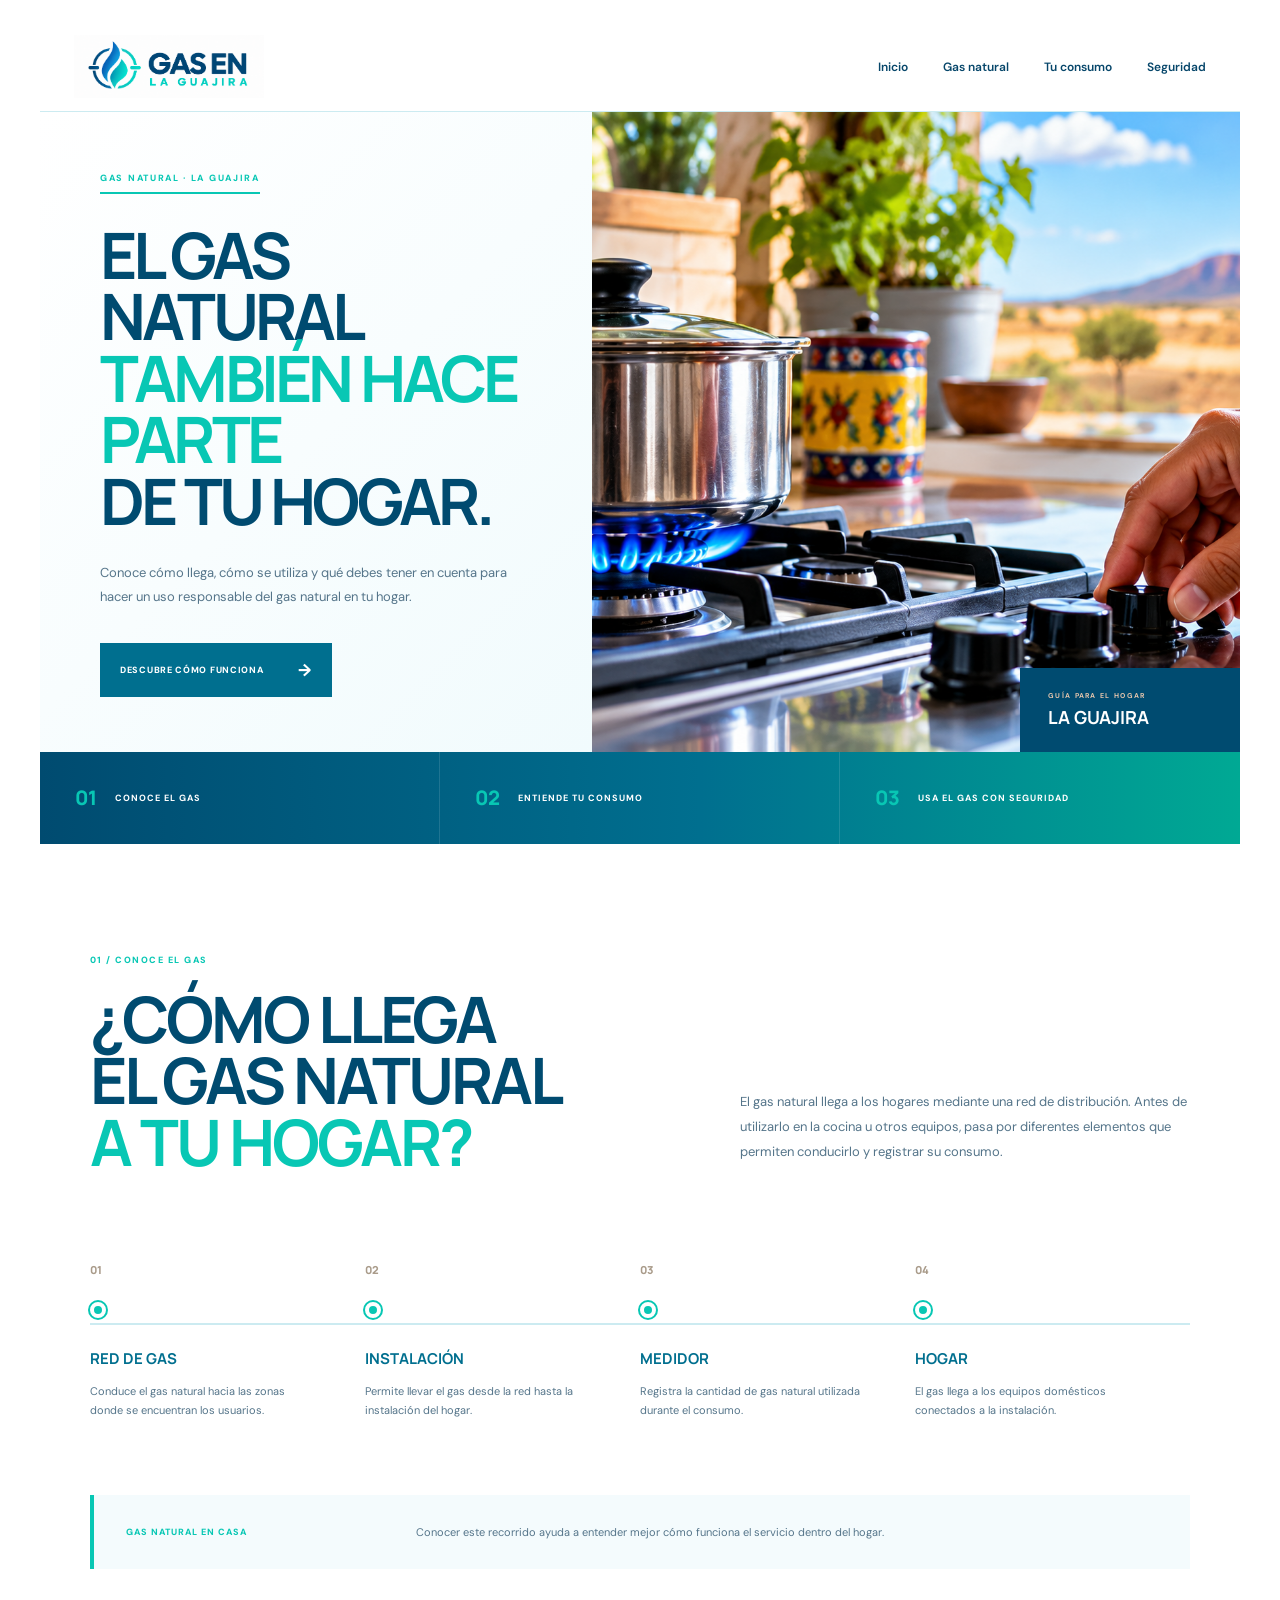
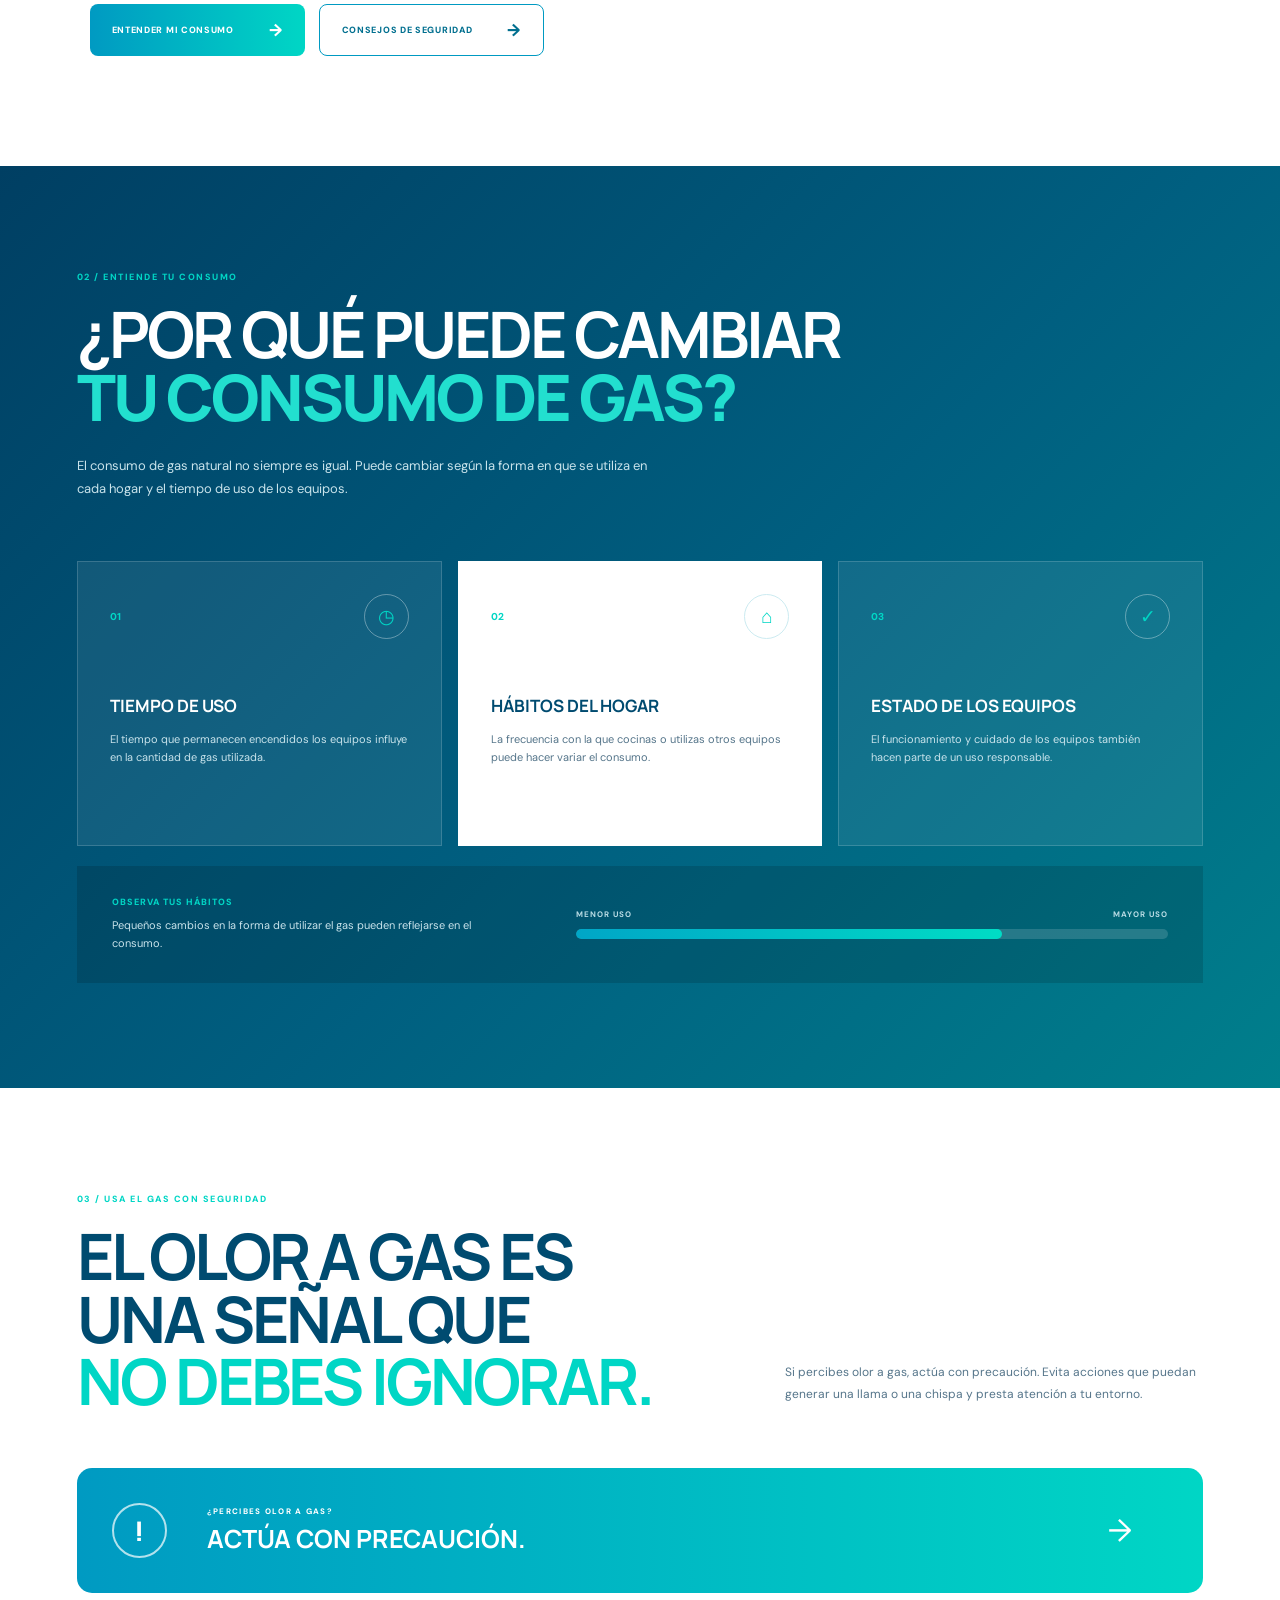
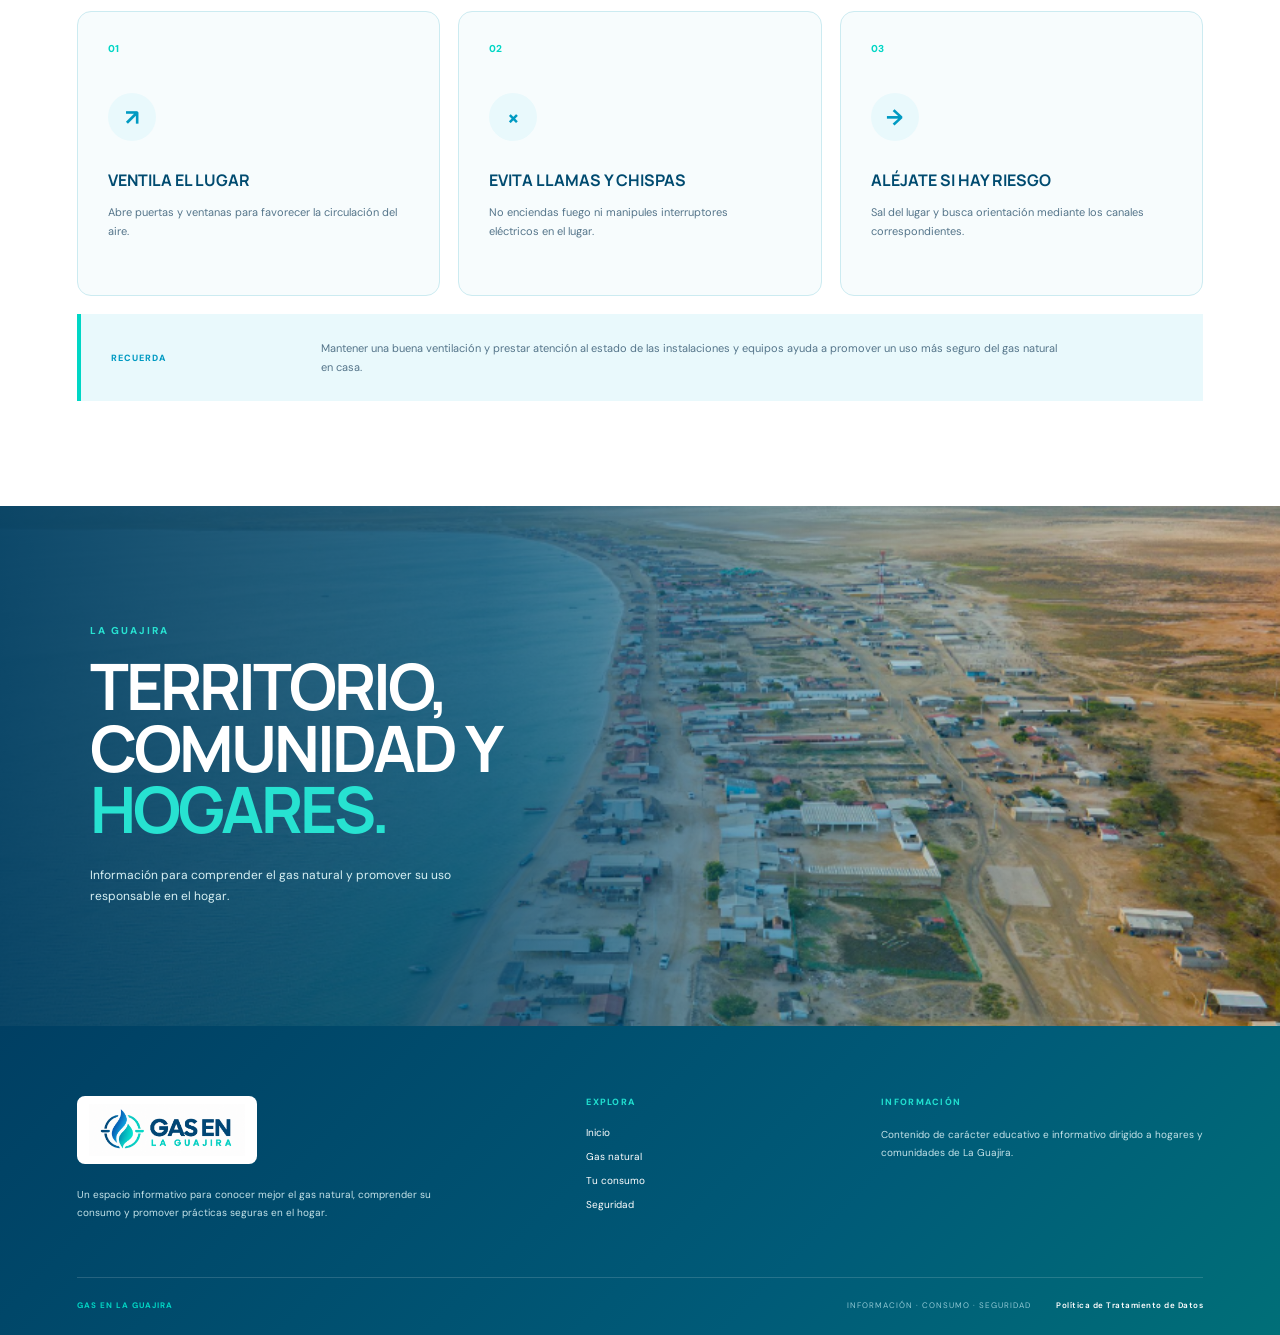
<file: index.html>
<!DOCTYPE html>
<html lang="es">
<head>
    <meta charset="UTF-8">
    <meta name="viewport" content="width=device-width, initial-scale=1.0">

    <title>Gas en La Guajira | Información sobre gas natural</title>

    <link rel="preconnect" href="https://fonts.googleapis.com">
    <link rel="preconnect" href="https://fonts.gstatic.com" crossorigin>
    <link href="https://fonts.googleapis.com/css2?family=DM+Sans:wght@400;500;600;700&family=Manrope:wght@600;700;800&display=swap" rel="stylesheet">

    <link rel="stylesheet" href="estilos.css">
</head>

<body>

    <!-- =========================
         HEADER
    ========================== -->
    <header class="header">

        <a href="#inicio" class="brand">
    <img src="imagenes/logo.png" alt="Gas en La Guajira" class="brand-logo">
       </a>

        <nav class="nav" id="nav">
            <a href="#inicio">Inicio</a>
            <a href="#gas">Gas natural</a>
            <a href="#consumo">Tu consumo</a>
            <a href="#seguridad">Seguridad</a>
        </nav>

        <button class="menu-btn" id="menuBtn"
                aria-label="Abrir menú"
                aria-expanded="false">
            ☰
        </button>

    </header>


    <!-- =========================
         PORTADA
    ========================== -->
    <main>

        <section class="hero" id="inicio">

            <div class="hero-copy">

                <span class="hero-label">
                    GAS NATURAL · LA GUAJIRA
                </span>

                <h1>
                    EL GAS NATURAL
                    <span>TAMBIÉN HACE PARTE</span>
                    DE TU HOGAR.
                </h1>

                <p>
                    Conoce cómo llega, cómo se utiliza y qué debes
                    tener en cuenta para hacer un uso responsable
                    del gas natural en tu hogar.
                </p>

                <a href="#gas" class="hero-button">
                    DESCUBRE CÓMO FUNCIONA
                    <span>→</span>
                </a>

            </div>


            <div class="hero-visual">

                <img
                    src="imagenes/portada-gas.png"
                    alt="Uso del gas natural en el hogar"
                >

                <div class="photo-tag">
                    <small>GUÍA PARA EL HOGAR</small>
                    <strong>LA GUAJIRA</strong>
                </div>

            </div>

        </section>


        <!-- FRANJA INFERIOR -->

        <section class="intro-strip">

            <div>
                <span>01</span>
                <p>CONOCE EL GAS</p>
            </div>

            <div>
                <span>02</span>
                <p>ENTIENDE TU CONSUMO</p>
            </div>

            <div>
                <span>03</span>
                <p>USA EL GAS CON SEGURIDAD</p>
            </div>

        </section>
          <!-- =========================
     CÓMO LLEGA EL GAS
========================== -->

<section class="gas-route" id="gas">

    <div class="route-heading">

        <div>
            <span class="route-number">01 / CONOCE EL GAS</span>

            <h2>
                ¿CÓMO LLEGA<br>
                EL GAS NATURAL<br>
                <span>A TU HOGAR?</span>
            </h2>
        </div>

        <p>
            El gas natural llega a los hogares mediante una red
            de distribución. Antes de utilizarlo en la cocina u
            otros equipos, pasa por diferentes elementos que
            permiten conducirlo y registrar su consumo.
        </p>

    </div>


    <div class="route-line">

        <article class="route-step">
            <span class="step-number">01</span>
            <div class="step-dot"></div>
            <strong>RED DE GAS</strong>
            <p>
                Conduce el gas natural hacia las zonas
                donde se encuentran los usuarios.
            </p>
        </article>

        <article class="route-step">
            <span class="step-number">02</span>
            <div class="step-dot"></div>
            <strong>INSTALACIÓN</strong>
            <p>
                Permite llevar el gas desde la red
                hasta la instalación del hogar.
            </p>
        </article>

        <article class="route-step">
            <span class="step-number">03</span>
            <div class="step-dot"></div>
            <strong>MEDIDOR</strong>
            <p>
                Registra la cantidad de gas natural
                utilizada durante el consumo.
            </p>
        </article>

        <article class="route-step">
            <span class="step-number">04</span>
            <div class="step-dot"></div>
            <strong>HOGAR</strong>
            <p>
                El gas llega a los equipos domésticos
                conectados a la instalación.
            </p>
        </article>

    </div>

    <div class="route-note">
        <span>GAS NATURAL EN CASA</span>

        <p>
            Conocer este recorrido ayuda a entender mejor
            cómo funciona el servicio dentro del hogar.
        </p>
    </div>
       <div class="route-buttons">

    <a href="#consumo" class="route-btn route-btn-primary">
        ENTENDER MI CONSUMO
        <span>→</span>
    </a>

    <a href="#seguridad" class="route-btn route-btn-outline">
        CONSEJOS DE SEGURIDAD
        <span>→</span>
    </a>

</div>
</section>
<!-- =========================
     TU CONSUMO
========================== -->

<section class="consumo" id="consumo">

    <div class="consumo-inner">

        <div class="consumo-header">
            <span>02 / ENTIENDE TU CONSUMO</span>

            <h2>
                ¿POR QUÉ PUEDE CAMBIAR<br>
                <strong>TU CONSUMO DE GAS?</strong>
            </h2>

            <p>
                El consumo de gas natural no siempre es igual.
                Puede cambiar según la forma en que se utiliza
                en cada hogar y el tiempo de uso de los equipos.
            </p>
        </div>


        <div class="consumo-cards">

            <article class="consumo-card">
                <div class="card-top">
                    <span>01</span>
                    <div class="card-icon">◷</div>
                </div>

                <h3>TIEMPO DE USO</h3>

                <p>
                    El tiempo que permanecen encendidos los
                    equipos influye en la cantidad de gas utilizada.
                </p>
            </article>


            <article class="consumo-card featured">
                <div class="card-top">
                    <span>02</span>
                    <div class="card-icon">⌂</div>
                </div>

                <h3>HÁBITOS DEL HOGAR</h3>

                <p>
                    La frecuencia con la que cocinas o utilizas
                    otros equipos puede hacer variar el consumo.
                </p>
            </article>


            <article class="consumo-card">
                <div class="card-top">
                    <span>03</span>
                    <div class="card-icon">✓</div>
                </div>

                <h3>ESTADO DE LOS EQUIPOS</h3>

                <p>
                    El funcionamiento y cuidado de los equipos
                    también hacen parte de un uso responsable.
                </p>
            </article>

        </div>


        <div class="consumo-scale">

            <div class="scale-text">
                <span>OBSERVA TUS HÁBITOS</span>

                <p>
                    Pequeños cambios en la forma de utilizar
                    el gas pueden reflejarse en el consumo.
                </p>
            </div>

            <div class="scale-visual">

                <div class="scale-labels">
                    <span>MENOR USO</span>
                    <span>MAYOR USO</span>
                </div>

                <div class="scale-bar">
                    <span></span>
                </div>

            </div>

        </div>

    </div>

</section>
<!-- =========================
     SEGURIDAD
========================== -->

<section class="seguridad" id="seguridad">

    <div class="seguridad-inner">

        <div class="seguridad-header">

            <span>03 / USA EL GAS CON SEGURIDAD</span>

            <h2>
                EL OLOR A GAS ES<br>
                UNA SEÑAL QUE<br>
                <strong>NO DEBES IGNORAR.</strong>
            </h2>

            <p>
                Si percibes olor a gas, actúa con precaución.
                Evita acciones que puedan generar una llama
                o una chispa y presta atención a tu entorno.
            </p>

        </div>


        <div class="seguridad-alerta">

            <div class="alerta-icon">!</div>

            <div>
                <span>¿PERCIBES OLOR A GAS?</span>
                <strong>ACTÚA CON PRECAUCIÓN.</strong>
            </div>

            <div class="alerta-arrow">→</div>

        </div>


        <div class="seguridad-pasos">

            <article class="seguridad-paso">
                <div class="seguridad-numero">01</div>

                <div class="seguridad-icono">↗</div>

                <h3>VENTILA EL LUGAR</h3>

                <p>
                    Abre puertas y ventanas para favorecer
                    la circulación del aire.
                </p>
            </article>


            <article class="seguridad-paso">
                <div class="seguridad-numero">02</div>

                <div class="seguridad-icono">×</div>

                <h3>EVITA LLAMAS Y CHISPAS</h3>

                <p>
                    No enciendas fuego ni manipules
                    interruptores eléctricos en el lugar.
                </p>
            </article>


            <article class="seguridad-paso">
                <div class="seguridad-numero">03</div>

                <div class="seguridad-icono">→</div>

                <h3>ALÉJATE SI HAY RIESGO</h3>

                <p>
                    Sal del lugar y busca orientación mediante
                    los canales correspondientes.
                </p>
            </article>

        </div>


        <div class="seguridad-final">

            <span>RECUERDA</span>

            <p>
                Mantener una buena ventilación y prestar atención
                al estado de las instalaciones y equipos ayuda a
                promover un uso más seguro del gas natural en casa.
            </p>

        </div>

    </div>

</section>
<!-- =========================
     LA GUAJIRA
========================== -->

<section class="guajira-final">

    <img src="imagenes/guajira-final.png"
         alt="Paisaje y comunidad de La Guajira">

    <div class="guajira-overlay"></div>

    <div class="guajira-content">
        <span>LA GUAJIRA</span>

        <h2>
            TERRITORIO,<br>
            COMUNIDAD Y <strong>HOGARES.</strong>
        </h2>

        <p>
            Información para comprender el gas natural
            y promover su uso responsable en el hogar.
        </p>
    </div>

</section>
 <!-- =========================
     FOOTER
========================== -->

<footer class="footer">

    <div class="footer-inner">

        <div class="footer-brand">
            <img src="imagenes/logo.png" alt="Gas en La Guajira">

            <p>
                Un espacio informativo para conocer mejor el gas natural,
                comprender su consumo y promover prácticas seguras en el hogar.
            </p>
        </div>

        <div class="footer-nav">
            <span>EXPLORA</span>

            <a href="#inicio">Inicio</a>
            <a href="#gas">Gas natural</a>
            <a href="#consumo">Tu consumo</a>
            <a href="#seguridad">Seguridad</a>
        </div>

        <div class="footer-info">
            <span>INFORMACIÓN</span>

            <p>
                Contenido de carácter educativo e informativo
                dirigido a hogares y comunidades de La Guajira.
            </p>
        </div>

    </div>

    <div class="footer-line"></div>

     <div class="footer-bottom">
    <strong>GAS EN LA GUAJIRA</strong>

    <div class="footer-legal">
        <span>INFORMACIÓN · CONSUMO · SEGURIDAD</span>
        <a href="politica-datos.html">Política de Tratamiento de Datos</a>
    </div>
</div>

</footer>
    </main> 
    <script src="script.js"></script>

</body>
</html>
</file>
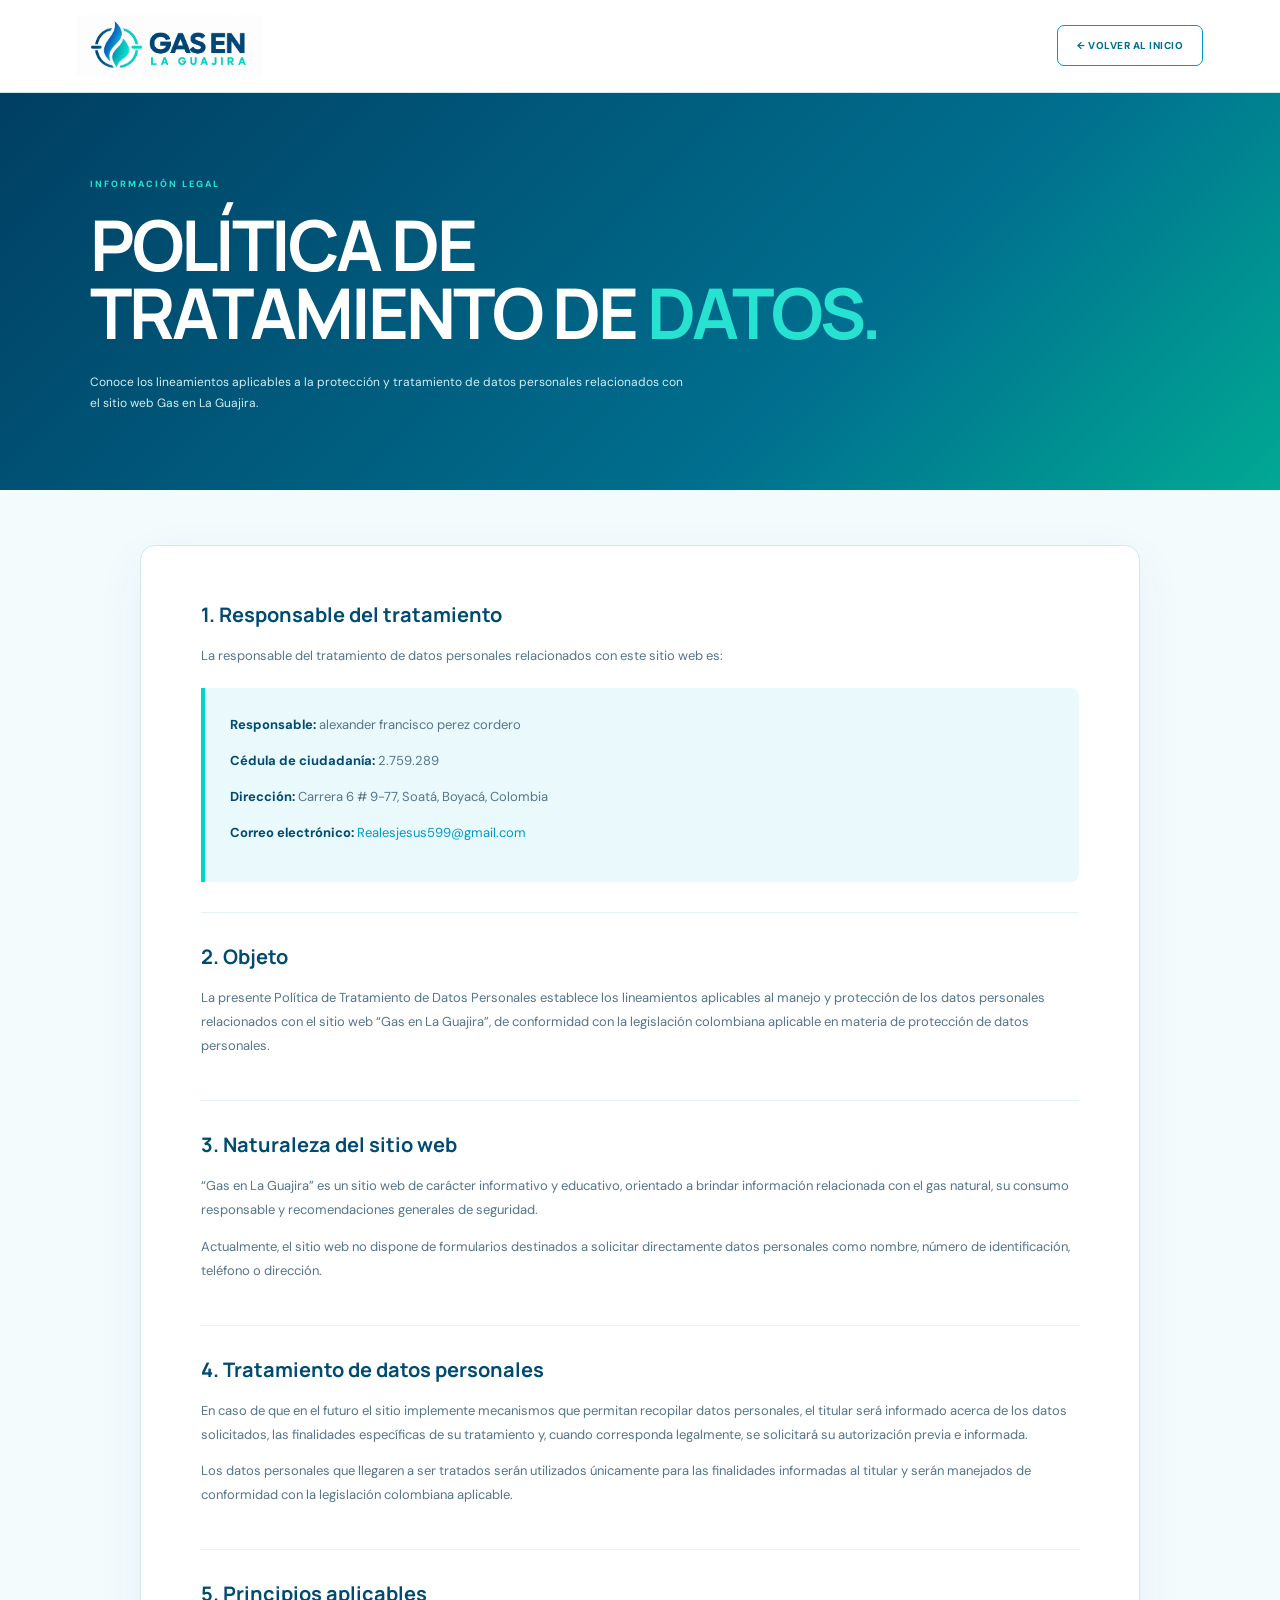
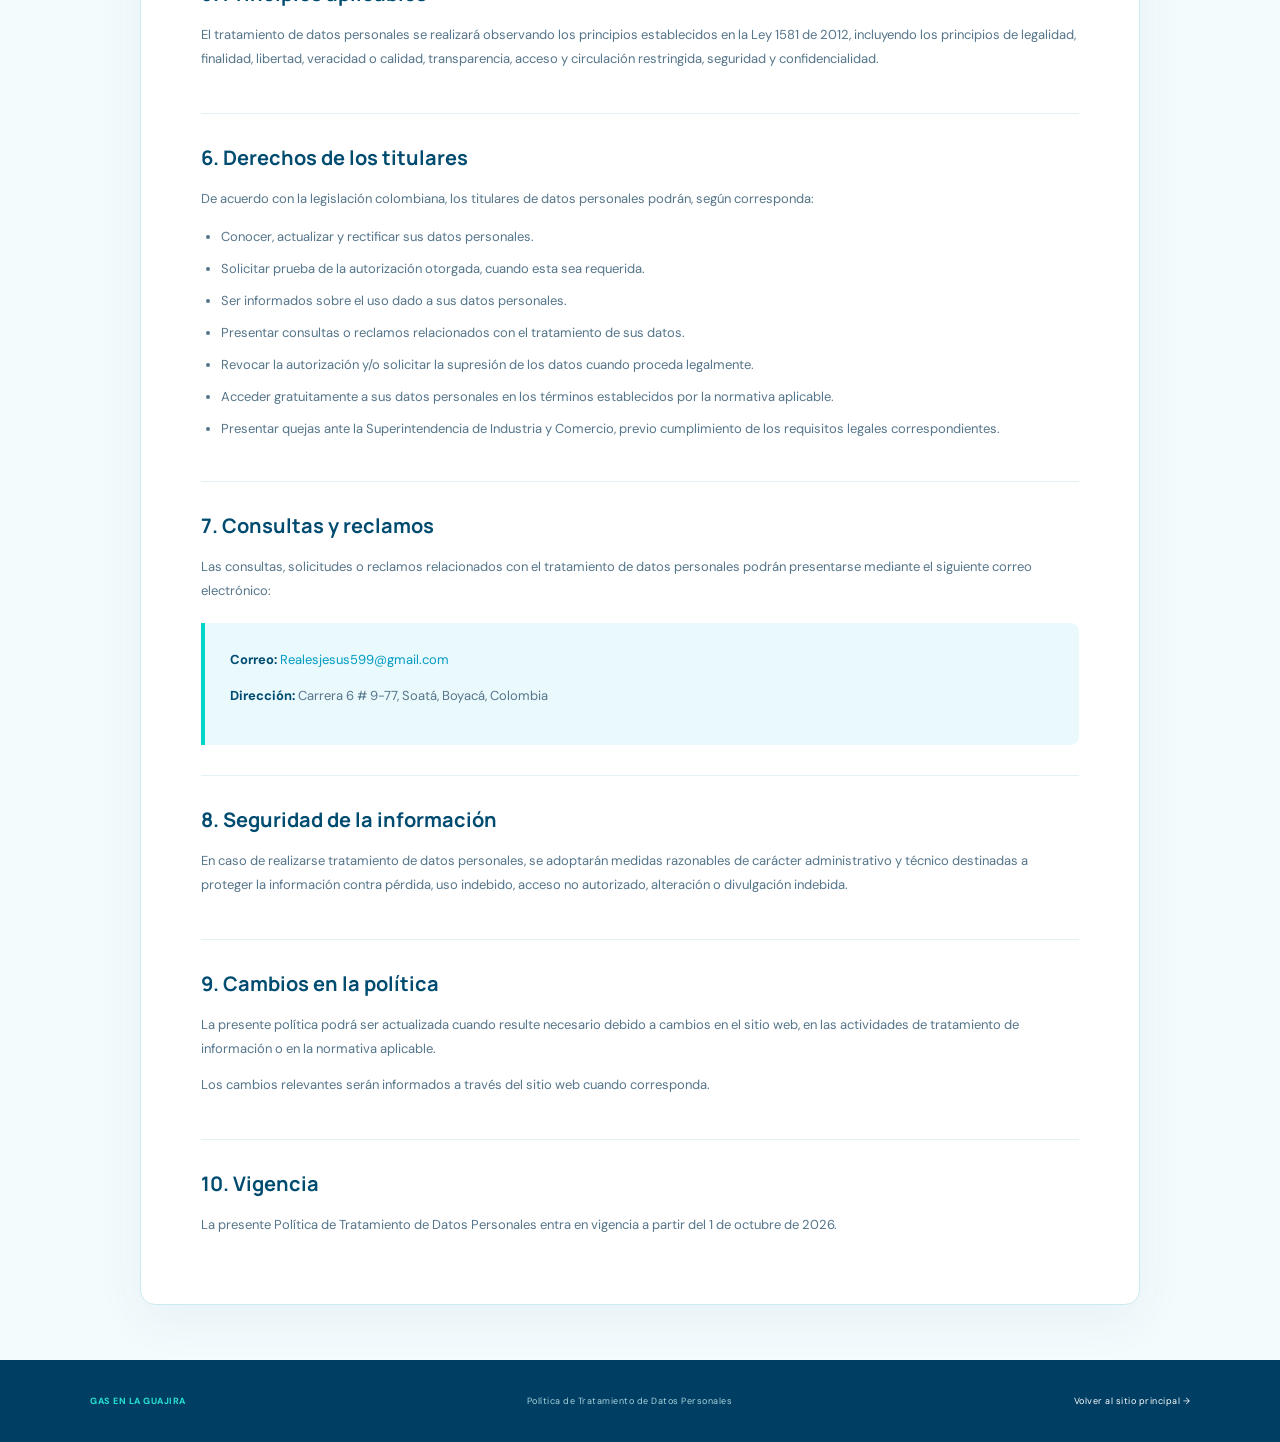
<file: politica-datos.html>
<!DOCTYPE html>
<html lang="es">

<head>
    <meta charset="UTF-8">
    <meta name="viewport" content="width=device-width, initial-scale=1.0">

    <title>Política de Tratamiento de Datos | Gas en La Guajira</title>

    <link rel="preconnect" href="https://fonts.googleapis.com">
    <link rel="preconnect" href="https://fonts.gstatic.com" crossorigin>

    <link href="https://fonts.googleapis.com/css2?family=DM+Sans:wght@400;500;600;700&family=Manrope:wght@600;700;800&display=swap"
          rel="stylesheet">

    <style>

        * {
            margin: 0;
            padding: 0;
            box-sizing: border-box;
        }

        html {
            scroll-behavior: smooth;
        }

        body {
            font-family: "DM Sans", sans-serif;
            background: #f4fbfd;
            color: #55758a;
        }

        /* HEADER */

        .header {
            min-height: 90px;
            padding: 15px 6%;

            display: flex;
            align-items: center;
            justify-content: space-between;

            background: #ffffff;
            border-bottom: 1px solid #ccebf1;
        }

        .logo img {
            width: 185px;
            height: auto;
            display: block;
        }

        .volver {
            padding: 13px 19px;

            border: 1px solid #009ac2;
            border-radius: 7px;

            color: #006f8f;
            text-decoration: none;

            font-size: 10px;
            font-weight: 800;
            letter-spacing: .5px;

            transition: .25s ease;
        }

        .volver:hover {
            background: #009ac2;
            color: white;
        }

        /* PORTADA */

        .legal-hero {
            padding: 85px 6% 75px;

            background:
                linear-gradient(
                    135deg,
                    #003f63 0%,
                    #006f8f 65%,
                    #00a994 100%
                );

            color: white;
        }

        .legal-hero-inner {
            width: 100%;
            max-width: 1100px;
            margin: 0 auto;
        }

        .legal-label {
            display: block;
            margin-bottom: 20px;

            color: #27e2d1;

            font-size: 9px;
            font-weight: 800;
            letter-spacing: 2px;
        }

        .legal-hero h1 {
            max-width: 800px;

            font-family: "Manrope", sans-serif;
            font-size: clamp(42px, 6vw, 70px);
            line-height: .98;
            letter-spacing: -3px;
        }

        .legal-hero h1 strong {
            color: #27e2d1;
        }

        .legal-hero p {
            max-width: 600px;

            margin-top: 25px;

            color: #d2edf1;

            font-size: 12px;
            line-height: 1.8;
        }

        /* CONTENIDO */

        .legal-content {
            width: calc(100% - 50px);
            max-width: 1000px;

            margin: 55px auto;
            padding: 55px 60px;

            background: white;

            border: 1px solid #ccebf1;
            border-radius: 15px;

            box-shadow: 0 15px 50px rgba(0, 75, 112, .06);
        }

        .legal-section {
            padding: 30px 0;
            border-bottom: 1px solid #e2f2f5;
        }

        .legal-section:first-child {
            padding-top: 0;
        }

        .legal-section:last-child {
            border-bottom: 0;
            padding-bottom: 0;
        }

        .legal-section h2 {
            margin-bottom: 16px;

            color: #004b70;

            font-family: "Manrope", sans-serif;
            font-size: 20px;
        }

        .legal-section p {
            margin-bottom: 12px;

            font-size: 13px;
            line-height: 1.85;
        }

        .legal-section ul {
            padding-left: 20px;
            margin-top: 15px;
        }

        .legal-section li {
            margin-bottom: 10px;

            font-size: 13px;
            line-height: 1.7;
        }

        .responsable {
            margin-top: 20px;
            padding: 25px;

            background: #e9f9fc;
            border-left: 4px solid #00d6c5;

            border-radius: 0 8px 8px 0;
        }

        .responsable strong {
            color: #004b70;
        }

        .responsable a {
            color: #009ac2;
            text-decoration: none;
            word-break: break-word;
        }

        /* FOOTER */

        .footer {
            padding: 35px 6%;

            background: #003f63;
            color: #a9d3dc;
        }

        .footer-inner {
            width: 100%;
            max-width: 1100px;
            margin: 0 auto;

            display: flex;
            align-items: center;
            justify-content: space-between;
            gap: 30px;

            font-size: 9px;
            letter-spacing: .5px;
        }

        .footer strong {
            color: #27e2d1;
        }

        .footer a {
            color: white;
            text-decoration: none;
        }

        .footer a:hover {
            color: #27e2d1;
        }

        /* CELULAR */

        @media screen and (max-width: 720px) {

            .header {
                min-height: 75px;
                padding: 12px 25px;
            }

            .logo img {
                width: 145px;
            }

            .volver {
                padding: 10px 12px;
                font-size: 8px;
            }

            .legal-hero {
                padding: 65px 28px;
            }

            .legal-hero h1 {
                font-size: 40px;
                line-height: 1;
                letter-spacing: -2px;
            }

            .legal-content {
                width: calc(100% - 40px);

                margin: 30px auto;
                padding: 35px 25px;

                border-radius: 12px;
            }

            .legal-section {
                padding: 25px 0;
            }

            .legal-section h2 {
                font-size: 18px;
            }

            .legal-section p,
            .legal-section li {
                font-size: 12px;
            }

            .responsable {
                padding: 20px;
            }

            .footer-inner {
                display: block;
                line-height: 1.8;
            }

            .footer-inner a {
                display: block;
                margin-top: 8px;
            }
        }

    </style>
</head>


<body>

    <!-- HEADER -->

    <header class="header">

        <a href="index.html" class="logo">
            <img src="imagenes/logo.png" alt="Gas en La Guajira">
        </a>

        <a href="index.html" class="volver">
            ← VOLVER AL INICIO
        </a>

    </header>


    <!-- PORTADA -->

    <section class="legal-hero">

        <div class="legal-hero-inner">

            <span class="legal-label">
                INFORMACIÓN LEGAL
            </span>

            <h1>
                POLÍTICA DE<br>
                TRATAMIENTO DE <strong>DATOS.</strong>
            </h1>

            <p>
                Conoce los lineamientos aplicables a la protección
                y tratamiento de datos personales relacionados con
                el sitio web Gas en La Guajira.
            </p>

        </div>

    </section>


    <!-- CONTENIDO -->

    <main class="legal-content">

        <section class="legal-section">

            <h2>1. Responsable del tratamiento</h2>

            <p>
                La responsable del tratamiento de datos personales
                relacionados con este sitio web es:
            </p>

            <div class="responsable">

                <p>
                    <strong>Responsable:</strong>
                    alexander francisco perez cordero
                </p>
                <p>
                    <strong>Cédula de ciudadanía:</strong>
                     2.759.289
                </p>
                <p>
                    <strong>Dirección:</strong>
                    Carrera 6 # 9-77, Soatá, Boyacá, Colombia
                </p>

                <p>
                    <strong>Correo electrónico:</strong>
                    <a href="mailto:Realesjesus599@gmail.com">
                        Realesjesus599@gmail.com
                    </a>
                </p>

            </div>

        </section>


        <section class="legal-section">

            <h2>2. Objeto</h2>

            <p>
                La presente Política de Tratamiento de Datos Personales
                establece los lineamientos aplicables al manejo y
                protección de los datos personales relacionados con
                el sitio web “Gas en La Guajira”, de conformidad con
                la legislación colombiana aplicable en materia de
                protección de datos personales.
            </p>

        </section>


        <section class="legal-section">

            <h2>3. Naturaleza del sitio web</h2>

            <p>
                “Gas en La Guajira” es un sitio web de carácter
                informativo y educativo, orientado a brindar información
                relacionada con el gas natural, su consumo responsable
                y recomendaciones generales de seguridad.
            </p>

            <p>
                Actualmente, el sitio web no dispone de formularios
                destinados a solicitar directamente datos personales
                como nombre, número de identificación, teléfono o
                dirección.
            </p>

        </section>


        <section class="legal-section">

            <h2>4. Tratamiento de datos personales</h2>

            <p>
                En caso de que en el futuro el sitio implemente mecanismos
                que permitan recopilar datos personales, el titular será
                informado acerca de los datos solicitados, las finalidades
                específicas de su tratamiento y, cuando corresponda
                legalmente, se solicitará su autorización previa e informada.
            </p>

            <p>
                Los datos personales que llegaren a ser tratados serán
                utilizados únicamente para las finalidades informadas al
                titular y serán manejados de conformidad con la legislación
                colombiana aplicable.
            </p>

        </section>


        <section class="legal-section">

            <h2>5. Principios aplicables</h2>

            <p>
                El tratamiento de datos personales se realizará observando
                los principios establecidos en la Ley 1581 de 2012,
                incluyendo los principios de legalidad, finalidad, libertad,
                veracidad o calidad, transparencia, acceso y circulación
                restringida, seguridad y confidencialidad.
            </p>

        </section>


        <section class="legal-section">

            <h2>6. Derechos de los titulares</h2>

            <p>
                De acuerdo con la legislación colombiana, los titulares
                de datos personales podrán, según corresponda:
            </p>

            <ul>
                <li>Conocer, actualizar y rectificar sus datos personales.</li>

                <li>
                    Solicitar prueba de la autorización otorgada,
                    cuando esta sea requerida.
                </li>

                <li>
                    Ser informados sobre el uso dado a sus datos personales.
                </li>

                <li>
                    Presentar consultas o reclamos relacionados con
                    el tratamiento de sus datos.
                </li>

                <li>
                    Revocar la autorización y/o solicitar la supresión
                    de los datos cuando proceda legalmente.
                </li>

                <li>
                    Acceder gratuitamente a sus datos personales en
                    los términos establecidos por la normativa aplicable.
                </li>

                <li>
                    Presentar quejas ante la Superintendencia de Industria
                    y Comercio, previo cumplimiento de los requisitos
                    legales correspondientes.
                </li>
            </ul>

        </section>


        <section class="legal-section">

            <h2>7. Consultas y reclamos</h2>

            <p>
                Las consultas, solicitudes o reclamos relacionados con
                el tratamiento de datos personales podrán presentarse
                mediante el siguiente correo electrónico:
            </p>

            <div class="responsable">

                <p>
                    <strong>Correo:</strong>
                    <a href="mailto:Realesjesus599@gmail.com">
                        Realesjesus599@gmail.com
                    </a>
                </p>

                <p>
                    <strong>Dirección:</strong>
                    Carrera 6 # 9-77, Soatá, Boyacá, Colombia
                </p>

            </div>

        </section>


        <section class="legal-section">

            <h2>8. Seguridad de la información</h2>

            <p>
                En caso de realizarse tratamiento de datos personales,
                se adoptarán medidas razonables de carácter administrativo
                y técnico destinadas a proteger la información contra
                pérdida, uso indebido, acceso no autorizado, alteración
                o divulgación indebida.
            </p>

        </section>


        <section class="legal-section">

            <h2>9. Cambios en la política</h2>

            <p>
                La presente política podrá ser actualizada cuando resulte
                necesario debido a cambios en el sitio web, en las
                actividades de tratamiento de información o en la
                normativa aplicable.
            </p>

            <p>
                Los cambios relevantes serán informados a través del
                sitio web cuando corresponda.
            </p>

        </section>


        <section class="legal-section">

            <h2>10. Vigencia</h2>

            <p>
                La presente Política de Tratamiento de Datos Personales
                entra en vigencia a partir del 1 de octubre de 2026.
            </p>

        </section>

    </main>


    <!-- FOOTER -->

    <footer class="footer">

        <div class="footer-inner">

            <strong>GAS EN LA GUAJIRA</strong>

            <span>
                Política de Tratamiento de Datos Personales
            </span>

            <a href="index.html">
                Volver al sitio principal →
            </a>

        </div>

    </footer>

</body>
</html>
</file>
<file: estilos.css>
/* =========================================================
   GAS EN LA GUAJIRA
   PORTADA
========================================================= */

:root {
     --petroleo: #006f8f;
    --petroleo-oscuro: #004b70;

    --arena: #f4fbfd;
    --arena-claro: #ffffff;

    --terracota: #08c7b4;

    --texto: #06466a;
    --texto-suave: #55758a;

    --blanco: #ffffff;
    --linea: #ccebf1;

    --aguamarina: #00d6c5;
    --azul-vivo: #009ac2;
    --azul-claro: #e9f9fc;
}

* {
    margin: 0;
    padding: 0;
    box-sizing: border-box;
}

html {
    scroll-behavior: smooth;
}

body {
    font-family: "DM Sans", sans-serif;
    background: var(--arena-claro);
    color: var(--texto);
}


/* =========================================================
   HEADER
========================================================= */

.header {
    width: calc(100% - 80px);
    max-width: 1400px;
    height: 90px;
    margin: 22px auto 0;
    padding: 0 34px;

    display: flex;
    align-items: center;

    position: relative;
    z-index: 20;

    background: var(--blanco);
    border-bottom: 1px solid var(--linea);
}

.brand {
    display: flex;
    align-items: center;
    gap: 13px;
    margin-right: auto;

    color: var(--petroleo-oscuro);
    text-decoration: none;
}

.brand-icon {
    width: 43px;
    height: 43px;

    display: grid;
    place-items: center;

    border: 2px solid var(--terracota);
    border-radius: 50%;

    color: var(--terracota);
    font-size: 18px;
}

.brand div {
    display: flex;
    flex-direction: column;
    line-height: 1;
}

.brand strong {
    font-family: "Manrope", sans-serif;
    font-size: 15px;
    font-weight: 800;
    letter-spacing: .5px;
}

.brand div span {
    margin-top: 4px;
    color: var(--terracota);
    font-size: 10px;
    font-weight: 700;
    letter-spacing: 2px;
}

.nav {
    display: flex;
    align-items: center;
    gap: 35px;
}

.nav a {
    color: var(--texto);
    text-decoration: none;
    font-size: 12px;
    font-weight: 600;
}

.nav a:hover {
    color: var(--terracota);
}

.menu-btn {
    display: none;
    border: 0;
    background: transparent;
    color: var(--petroleo);
    font-size: 27px;
    cursor: pointer;
}


/* =========================================================
   HERO
========================================================= */

.hero {
    width: calc(100% - 80px);
    max-width: 1400px;
    min-height: 560px;
    margin: 0 auto;

    display: grid;
    grid-template-columns: .92fr 1.08fr;

    background:
    linear-gradient(135deg, #ffffff 0%, #f1fbfd 65%, #e2f7fa 100%);
}


/* TEXTO */

.hero-copy {
    padding: 60px 60px 55px;
    display: flex;
    flex-direction: column;
    justify-content: center;
}

.hero-label {
    width: fit-content;
    margin-bottom: 30px;
    padding-bottom: 8px;

    border-bottom: 2px solid var(--terracota);

    color: var(--terracota);
    font-size: 9px;
    font-weight: 800;
    letter-spacing: 1.7px;
}

.hero-copy h1 {
    max-width: 590px;

    font-family: "Manrope", sans-serif;
    color: var(--petroleo-oscuro);

    font-size: clamp(48px, 5vw, 73px);
    line-height: .96;
    letter-spacing: -3.8px;
}

.hero-copy h1 span {
    display: block;
    color: var(--terracota);
}

.hero-copy p {
    max-width: 490px;
    margin-top: 30px;

    color: var(--texto-suave);
    font-size: 13px;
    line-height: 1.8;
}

.hero-button {
    width: fit-content;
    margin-top: 35px;
    padding: 16px 20px;

    display: flex;
    align-items: center;
    gap: 35px;

    background: var(--petroleo);
    color: var(--blanco);

    text-decoration: none;
    font-size: 9px;
    font-weight: 800;
    letter-spacing: .7px;

    transition: .25s ease;
}

.hero-button span {
    font-size: 17px;
}

.hero-button:hover {
    background: var(--terracota);
}


/* =========================================================
   FOTO
========================================================= */

.hero-visual {
    min-height: 560px;
    position: relative;
    overflow: hidden;
}

.hero-visual img {
    width: 100%;
    height: 100%;

    position: absolute;
    inset: 0;

    object-fit: cover;
}

.photo-tag {
    position: absolute;
    right: 0;
    bottom: 0;

    min-width: 220px;
    padding: 23px 28px;

    background: var(--petroleo-oscuro);
    color: var(--blanco);
}

.photo-tag small {
    display: block;
    margin-bottom: 5px;

    color: #e6c6ad;
    font-size: 7px;
    font-weight: 700;
    letter-spacing: 1.3px;
}

.photo-tag strong {
    font-family: "Manrope", sans-serif;
    font-size: 18px;
}


/* =========================================================
   FRANJA INFERIOR
========================================================= */

.intro-strip {
    width: calc(100% - 80px);
    max-width: 1400px;
    min-height: 92px;
    margin: 0 auto;

    display: grid;
    grid-template-columns: repeat(3, 1fr);

    background: linear-gradient(
    90deg,
    #004b70 0%,
    #006f8f 55%,
    #00a994 100%
);
}

.intro-strip > div {
    padding: 25px 35px;

    display: flex;
    align-items: center;
    gap: 18px;

    border-right: 1px solid rgba(255,255,255,.12);
}

.intro-strip > div:last-child {
    border-right: 0;
}

.intro-strip span {
    color: var(--terracota);
    font-family: "Manrope", sans-serif;
    font-size: 20px;
    font-weight: 800;
}

.intro-strip p {
    color: var(--blanco);
    font-size: 9px;
    font-weight: 700;
    letter-spacing: 1px;
}

 /* =========================================================
   BOTONES DEL RECORRIDO
========================================================= */

.route-buttons {
    max-width: 1260px;
    margin: 35px auto 0;

    display: flex;
    align-items: center;
    gap: 14px;
}

.route-btn {
    min-height: 52px;
    padding: 0 22px;

    display: inline-flex;
    align-items: center;
    justify-content: space-between;
    gap: 35px;

    border-radius: 8px;

    text-decoration: none;
    font-size: 9px;
    font-weight: 800;
    letter-spacing: .7px;

    transition: .25s ease;
}

.route-btn span {
    font-size: 17px;
}

.route-btn-primary {
    background: linear-gradient(
        90deg,
        var(--azul-vivo),
        var(--aguamarina)
    );

    color: white;
}

.route-btn-primary:hover {
    transform: translateY(-2px);
}

.route-btn-outline {
    border: 1px solid var(--azul-vivo);
    color: var(--petroleo);
    background: white;
}

.route-btn-outline:hover {
    background: var(--azul-claro);
}
/* =========================================================
   TU CONSUMO
========================================================= */

.consumo {
    padding: 105px 6%;
    background:
        linear-gradient(135deg, #003f63 0%, #005f80 55%, #007f8c 100%);
    color: white;
}

.consumo-inner {
    width: 100%;
    max-width: 1260px;
    margin: 0 auto;
}


/* CABECERA */

.consumo-header {
    max-width: 850px;
    margin-bottom: 60px;
}

.consumo-header > span {
    display: block;
    margin-bottom: 20px;

    color: var(--aguamarina);
    font-size: 9px;
    font-weight: 800;
    letter-spacing: 1.5px;
}

.consumo-header h2 {
    font-family: "Manrope", sans-serif;
    font-size: clamp(45px, 5vw, 68px);
    line-height: .98;
    letter-spacing: -3px;
}

.consumo-header h2 strong {
    color: #22dfcf;
    font-weight: 800;
}

.consumo-header > p {
    max-width: 600px;
    margin-top: 25px;

    color: #c8e3eb;
    font-size: 13px;
    line-height: 1.8;
}


/* TARJETAS */

.consumo-cards {
    display: grid;
    grid-template-columns: repeat(3, 1fr);
    gap: 16px;
}

.consumo-card {
    min-height: 285px;
    padding: 32px;

    border: 1px solid rgba(255,255,255,.16);
    background: rgba(255,255,255,.07);
}

.consumo-card.featured {
    background: #ffffff;
    color: var(--petroleo-oscuro);
}

.card-top {
    margin-bottom: 55px;

    display: flex;
    justify-content: space-between;
    align-items: center;
}

.card-top > span {
    color: var(--aguamarina);
    font-size: 10px;
    font-weight: 800;
}

.card-icon {
    width: 45px;
    height: 45px;

    display: grid;
    place-items: center;

    border: 1px solid rgba(255,255,255,.35);
    border-radius: 50%;

    color: var(--aguamarina);
    font-size: 19px;
}

.featured .card-icon {
    border-color: var(--linea);
}

.consumo-card h3 {
    margin-bottom: 13px;

    font-family: "Manrope", sans-serif;
    font-size: 17px;
}

.consumo-card p {
    max-width: 300px;

    color: #c8e3eb;
    font-size: 11px;
    line-height: 1.7;
}

.consumo-card.featured p {
    color: var(--texto-suave);
}


/* INDICADOR */

.consumo-scale {
    margin-top: 20px;
    padding: 30px 35px;

    display: grid;
    grid-template-columns: .8fr 1.2fr;
    gap: 70px;
    align-items: center;

    background: rgba(0,0,0,.14);
}

.scale-text > span {
    display: block;
    margin-bottom: 8px;

    color: var(--aguamarina);
    font-size: 9px;
    font-weight: 800;
    letter-spacing: 1px;
}

.scale-text p {
    max-width: 390px;

    color: #c8e3eb;
    font-size: 11px;
    line-height: 1.7;
}

.scale-labels {
    margin-bottom: 10px;

    display: flex;
    justify-content: space-between;

    color: #b9dce5;
    font-size: 8px;
    font-weight: 700;
    letter-spacing: 1px;
}

.scale-bar {
    height: 10px;
    overflow: hidden;

    background: rgba(255,255,255,.15);
    border-radius: 20px;
}

.scale-bar span {
    width: 72%;
    height: 100%;

    display: block;

    border-radius: 20px;

    background: linear-gradient(
        90deg,
        #00a6c7,
        #00dcc5
    );
}
/* =========================================================
   CELULAR
========================================================= */

@media (max-width: 720px) {

    .header {
        width: calc(100% - 28px);
        height: 72px;
        margin-top: 14px;
        padding: 0 18px;
    }

    .brand-icon {
        width: 37px;
        height: 37px;
    }

    .brand strong {
        font-size: 13px;
    }

    .brand div span {
        font-size: 8px;
    }

    .menu-btn {
        display: block;
    }

    .nav {
        display: none;

        position: absolute;
        top: 78px;
        left: 0;
        right: 0;

        padding: 25px;

        flex-direction: column;
        align-items: flex-start;
        gap: 20px;

        background: var(--blanco);
        box-shadow: 0 15px 30px rgba(0,0,0,.08);
    }

    .nav.active {
        display: flex;
    }


    /* HERO */

    .hero {
        width: calc(100% - 28px);
        min-height: auto;

        display: flex;
        flex-direction: column;
    }

    .hero-copy {
        padding: 65px 25px 55px;
    }

    .hero-label {
        margin-bottom: 25px;
        font-size: 7px;
    }

    .hero-copy h1 {
        font-size: clamp(39px, 11vw, 52px);
        line-height: .97;
        letter-spacing: -2.5px;
    }

    .hero-copy p {
        margin-top: 25px;
        font-size: 11px;
        line-height: 1.75;
    }

    .hero-button {
        margin-top: 28px;
        padding: 14px 17px;
        gap: 25px;
        font-size: 8px;
    }


    /* FOTO */

    .hero-visual {
        min-height: 390px;
    }

    .photo-tag {
        min-width: 175px;
        padding: 18px 20px;
    }

    .photo-tag strong {
        font-size: 15px;
    }


    /* FRANJA */

    .intro-strip {
        width: calc(100% - 28px);
        min-height: auto;

        display: block;
    }

    .intro-strip > div {
        padding: 20px 25px;
        border-right: 0;
        border-bottom: 1px solid rgba(255,255,255,.12);
    }

    .intro-strip > div:last-child {
        border-bottom: 0;
    } 
    /* =========================================================
   RECORRIDO DEL GAS - CELULAR
========================================================= */

.gas-route {
    padding: 75px 28px;
}

/* TÍTULO + EXPLICACIÓN */

.route-heading {
    display: block;
    margin-bottom: 55px;
}

.route-number {
    margin-bottom: 18px;
    font-size: 8px;
}

.route-heading h2 {
    max-width: 390px;
    font-size: 42px;
    line-height: .98;
    letter-spacing: -2px;
}

.route-heading > p {
    width: 100%;
    max-width: 390px;
    margin-top: 28px;
    padding: 0;

    font-size: 12px;
    line-height: 1.75;
}


/* PASOS EN VERTICAL */

.route-line {
    display: block;
    width: 100%;
    padding: 0;
}

.route-line::before {
    display: none;
}

.route-step {
    width: 100%;
    min-height: 130px;
    padding: 0 0 30px 55px;
    margin-bottom: 25px;

    position: relative;

    border-bottom: 1px solid var(--linea);
}

.route-step:last-child {
    border-bottom: 0;
}

.step-number {
    margin-bottom: 8px;

    color: var(--aguamarina);
    font-size: 10px;
}

.step-dot {
    width: 20px;
    height: 20px;

    position: absolute;
    top: 3px;
    left: 5px;

    margin: 0;

    border: 5px solid white;
    background: var(--aguamarina);

    box-shadow: 0 0 0 2px var(--aguamarina);
}

.route-step::before {
    content: "";
    position: absolute;

    top: 25px;
    bottom: -25px;
    left: 14px;

    width: 2px;
    background: var(--linea);
}

.route-step:last-child::before {
    display: none;
}

.route-step strong {
    margin-bottom: 8px;

    color: var(--petroleo-oscuro);
    font-size: 15px;
}

.route-step p {
    width: 100%;
    max-width: 310px;

    font-size: 11px;
    line-height: 1.7;
}


/* MENSAJE FINAL */

.route-note {
    width: 100%;
    margin-top: 35px;
    padding: 25px;

    display: block;

    background: var(--azul-claro);
    border-left: 4px solid var(--aguamarina);
}

.route-note span {
    display: block;
    margin-bottom: 12px;
}

.route-note p {
    width: 100%;
    max-width: none;

    font-size: 11px;
    line-height: 1.7;
}
}
/* =========================================================
   RECORRIDO DEL GAS
========================================================= */

.gas-route {
    padding: 110px 7%;
    background: var(--blanco);
}

.route-heading {
    max-width: 1260px;
    margin: 0 auto 90px;

    display: grid;
    grid-template-columns: 1.1fr .9fr;
    gap: 100px;
    align-items: end;
}

.route-number {
    display: block;
    margin-bottom: 22px;

    color: var(--terracota);
    font-size: 9px;
    font-weight: 800;
    letter-spacing: 1.5px;
}

.route-heading h2 {
    font-family: "Manrope", sans-serif;
    color: var(--petroleo-oscuro);

    font-size: clamp(45px, 5vw, 70px);
    line-height: .96;
    letter-spacing: -3px;
}

.route-heading h2 span {
    color: var(--terracota);
}

.route-heading > p {
    max-width: 470px;
    padding-bottom: 8px;

    color: var(--texto-suave);
    font-size: 13px;
    line-height: 1.9;
}


/* RECORRIDO */

.route-line {
    max-width: 1260px;
    margin: 0 auto;

    display: grid;
    grid-template-columns: repeat(4, 1fr);

    position: relative;
}

.route-line::before {
    content: "";
    position: absolute;

    top: 61px;
    left: 0;
    right: 0;

    height: 2px;
    background: var(--linea);
}

.route-step {
    position: relative;
    padding-right: 38px;
}

.step-number {
    display: block;
    margin-bottom: 25px;

    color: #a99b8a;
    font-family: "Manrope", sans-serif;
    font-size: 11px;
    font-weight: 800;
}

.step-dot {
    width: 16px;
    height: 16px;
    margin-bottom: 30px;

    position: relative;
    z-index: 2;

    border: 4px solid var(--blanco);
    border-radius: 50%;

    background: var(--terracota);
    box-shadow: 0 0 0 2px var(--terracota);
}

.route-step strong {
    display: block;
    margin-bottom: 13px;

    color: var(--petroleo);
    font-family: "Manrope", sans-serif;
    font-size: 15px;
}

.route-step p {
    max-width: 220px;

    color: var(--texto-suave);
    font-size: 11px;
    line-height: 1.7;
}


/* NOTA */

.route-note {
    max-width: 1260px;
    margin: 75px auto 0;
    padding: 28px 32px;

    display: grid;
    grid-template-columns: 250px 1fr;
    gap: 40px;
    align-items: center;

    background: var(--arena);
    border-left: 4px solid var(--terracota);
}

.route-note span {
    color: var(--terracota);
    font-size: 9px;
    font-weight: 800;
    letter-spacing: 1px;
}

.route-note p {
    color: var(--texto-suave);
    font-size: 11px;
    line-height: 1.7;
}
/* =========================================================
   SEGURIDAD
========================================================= */

.seguridad {
    padding: 105px 6%;
    background: #ffffff;
}

.seguridad-inner {
    width: 100%;
    max-width: 1260px;
    margin: 0 auto;
}


/* CABECERA */

.seguridad-header {
    display: grid;
    grid-template-columns: 1.2fr .8fr;
    column-gap: 80px;
    align-items: end;
    margin-bottom: 55px;
}

.seguridad-header > span {
    grid-column: 1 / -1;

    margin-bottom: 20px;

    color: var(--aguamarina);
    font-size: 9px;
    font-weight: 800;
    letter-spacing: 1.5px;
}

.seguridad-header h2 {
    font-family: "Manrope", sans-serif;

    color: var(--petroleo-oscuro);

    font-size: clamp(43px, 5vw, 66px);
    line-height: .98;
    letter-spacing: -3px;
}

.seguridad-header h2 strong {
    color: var(--aguamarina);
}

.seguridad-header p {
    max-width: 430px;
    padding-bottom: 8px;

    color: var(--texto-suave);
    font-size: 12px;
    line-height: 1.8;
}


/* ALERTA PRINCIPAL */

.seguridad-alerta {
    min-height: 125px;
    padding: 25px 35px;

    display: grid;
    grid-template-columns: 70px 1fr 60px;
    align-items: center;
    gap: 25px;

    border-radius: 15px;

    background:
        linear-gradient(
            90deg,
            var(--azul-vivo),
            var(--aguamarina)
        );

    color: white;
}

.alerta-icon {
    width: 55px;
    height: 55px;

    display: grid;
    place-items: center;

    border: 2px solid rgba(255,255,255,.7);
    border-radius: 50%;

    font-family: "Manrope", sans-serif;
    font-size: 27px;
    font-weight: 800;
}

.seguridad-alerta span {
    display: block;
    margin-bottom: 5px;

    font-size: 8px;
    font-weight: 800;
    letter-spacing: 1.3px;
}

.seguridad-alerta strong {
    display: block;

    font-family: "Manrope", sans-serif;
    font-size: 25px;
}

.alerta-arrow {
    font-size: 31px;
}


/* 3 PASOS */

.seguridad-pasos {
    margin-top: 18px;

    display: grid;
    grid-template-columns: repeat(3, 1fr);
    gap: 18px;
}

.seguridad-paso {
    min-height: 285px;
    padding: 30px;

    position: relative;

    border: 1px solid var(--linea);
    border-radius: 14px;

    background: #f7fcfd;
}

.seguridad-numero {
    color: var(--aguamarina);
    font-size: 10px;
    font-weight: 800;
}

.seguridad-icono {
    width: 48px;
    height: 48px;

    margin: 38px 0 28px;

    display: grid;
    place-items: center;

    border-radius: 50%;

    background: var(--azul-claro);
    color: var(--azul-vivo);

    font-size: 22px;
    font-weight: 700;
}

.seguridad-paso h3 {
    margin-bottom: 12px;

    color: var(--petroleo-oscuro);

    font-family: "Manrope", sans-serif;
    font-size: 16px;
}

.seguridad-paso p {
    max-width: 290px;

    color: var(--texto-suave);
    font-size: 11px;
    line-height: 1.7;
}


/* RECORDATORIO */

.seguridad-final {
    margin-top: 18px;
    padding: 25px 30px;

    display: grid;
    grid-template-columns: 180px 1fr;
    gap: 30px;
    align-items: center;

    background: var(--azul-claro);
    border-left: 4px solid var(--aguamarina);
}

.seguridad-final span {
    color: var(--azul-vivo);
    font-size: 9px;
    font-weight: 800;
    letter-spacing: 1px;
}

.seguridad-final p {
    max-width: 750px;

    color: var(--texto-suave);
    font-size: 11px;
    line-height: 1.7;
}
/* =========================================================
   CORRECCIÓN FINAL MÓVIL - RECORRIDO DEL GAS
========================================================= */

@media screen and (max-width: 720px) {

    .gas-route {
        width: 100%;
        padding: 70px 28px !important;
        overflow: hidden;
    }

    .route-heading {
        width: 100% !important;
        display: block !important;
        margin: 0 0 55px !important;
    }

    .route-heading > div,
    .route-heading > p {
        width: 100% !important;
        max-width: 100% !important;
    }

    .route-heading h2 {
        width: 100% !important;
        max-width: 100% !important;
        font-size: 41px !important;
        line-height: 1 !important;
        letter-spacing: -2px !important;
    }

    .route-heading > p {
        margin-top: 25px !important;
        padding: 0 !important;
        font-size: 12px !important;
        line-height: 1.7 !important;
    }


    /* LOS 4 PASOS */

    .route-line {
        width: 100% !important;
        display: flex !important;
        flex-direction: column !important;
        grid-template-columns: none !important;
        gap: 0 !important;
        padding: 0 !important;
        margin: 0 !important;
    }

    .route-line::before {
        display: none !important;
    }

    .route-step {
        width: 100% !important;
        max-width: none !important;
        min-height: 0 !important;

        display: block !important;

        position: relative !important;

        margin: 0 !important;
        padding: 25px 15px 25px 55px !important;

        border-bottom: 1px solid var(--linea);
    }

    .route-step:last-child {
        border-bottom: 0;
    }

    .step-number {
        display: block !important;
        margin: 0 0 7px !important;

        color: var(--aguamarina);
        font-size: 10px !important;
    }

    .step-dot {
        width: 18px !important;
        height: 18px !important;

        position: absolute !important;
        left: 8px !important;
        top: 30px !important;

        margin: 0 !important;

        background: var(--aguamarina) !important;
        border: 5px solid white !important;
        border-radius: 50% !important;

        box-shadow: 0 0 0 2px var(--aguamarina) !important;
    }

    .route-step::before {
        content: "";
        position: absolute;

        left: 16px;
        top: 48px;
        bottom: -12px;

        width: 2px;
        background: var(--linea);
    }

    .route-step:last-child::before {
        display: none;
    }

    .route-step strong {
        display: block !important;
        width: 100% !important;

        margin: 0 0 8px !important;

        font-size: 16px !important;
        line-height: 1.2 !important;
    }

    .route-step p {
        display: block !important;

        width: 100% !important;
        max-width: 300px !important;

        margin: 0 !important;

        font-size: 12px !important;
        line-height: 1.65 !important;
    }


    /* MENSAJE FINAL */

    .route-note {
        width: 100% !important;

        display: block !important;

        margin: 40px 0 0 !important;
        padding: 25px !important;

        background: var(--azul-claro) !important;
        border-left: 4px solid var(--aguamarina) !important;
    }

    .route-note span {
        display: block !important;
        margin-bottom: 12px !important;
    }

    .route-note p {
        width: 100% !important;
        max-width: 100% !important;

        margin: 0 !important;

        font-size: 11px !important;
        line-height: 1.7 !important;
    }
    .route-buttons {
    width: 100%;
    margin-top: 28px;

    display: flex !important;
    flex-direction: column !important;
    align-items: stretch !important;
    gap: 10px !important;
}

.route-btn {
    width: 100%;
    min-height: 55px;

    padding: 0 18px;

    justify-content: space-between;

    font-size: 8px;
}
} 
@media screen and (max-width: 720px) {

    .consumo {
        padding: 75px 28px;
    }

    .consumo-header {
        margin-bottom: 45px;
    }

    .consumo-header h2 {
        font-size: 40px;
        line-height: 1;
        letter-spacing: -2px;
    }

    .consumo-header > p {
        font-size: 11px;
    }

    .consumo-cards {
        display: flex;
        flex-direction: column;
        gap: 12px;
    }

    .consumo-card {
        width: 100%;
        min-height: 235px;
        padding: 27px;
    }

    .card-top {
        margin-bottom: 38px;
    }

    .consumo-card p {
        max-width: 100%;
    }

    .consumo-scale {
        margin-top: 15px;
        padding: 25px;

        display: block;
    }

    .scale-visual {
        margin-top: 25px;
    }
}
@media screen and (max-width: 720px) {

    .seguridad {
        padding: 75px 28px;
    }

    .seguridad-header {
        display: block;
        margin-bottom: 40px;
    }

    .seguridad-header > span {
        display: block;
        margin-bottom: 18px;
    }

    .seguridad-header h2 {
        font-size: 39px;
        line-height: 1;
        letter-spacing: -2px;
    }

    .seguridad-header p {
        width: 100%;
        max-width: 100%;

        margin-top: 25px;
        padding: 0;

        font-size: 11px;
        line-height: 1.7;
    }

    .seguridad-alerta {
        min-height: auto;
        padding: 25px;

        display: grid;
        grid-template-columns: 50px 1fr;
        gap: 18px;
    }

    .alerta-icon {
        width: 45px;
        height: 45px;
        font-size: 22px;
    }

    .seguridad-alerta strong {
        font-size: 18px;
        line-height: 1.15;
    }

    .alerta-arrow {
        display: none;
    }

    .seguridad-pasos {
        display: flex;
        flex-direction: column;
        gap: 12px;
    }

    .seguridad-paso {
        width: 100%;
        min-height: 230px;
        padding: 27px;
    }

    .seguridad-icono {
        margin: 28px 0 22px;
    }

    .seguridad-paso p {
        max-width: 100%;
    }

    .seguridad-final {
        padding: 25px;

        display: block;
    }

    .seguridad-final span {
        display: block;
        margin-bottom: 10px;
    }
}
/* LOGO NUEVO */

.brand {
    display: flex;
    align-items: center;
    text-decoration: none;
}

.brand-logo {
    width: 190px;
    height: auto;
    display: block;
}

@media screen and (max-width: 720px) {
    .brand-logo {
        width: 165px;
    }
}
/* =========================================================
   FOOTER
========================================================= */

.footer {
    padding: 70px 6% 25px;

    background:
        linear-gradient(
            135deg,
            #003f63 0%,
            #005b78 65%,
            #006f78 100%
        );

    color: white;
}

.footer-inner {
    width: 100%;
    max-width: 1260px;
    margin: 0 auto 55px;

    display: grid;
    grid-template-columns: 1.2fr .6fr .9fr;
    gap: 80px;
}

.footer-brand img {
    width: 180px;
    height: auto;
    display: block;

    margin-bottom: 22px;

    padding: 8px 12px;
    background: white;
    border-radius: 8px;
}

.footer-brand p,
.footer-info p {
    max-width: 380px;

    color: #c4e3e9;
    font-size: 10px;
    line-height: 1.8;
}

.footer-nav > span,
.footer-info > span {
    display: block;
    margin-bottom: 18px;

    color: #20dfcf;
    font-size: 9px;
    font-weight: 800;
    letter-spacing: 1.3px;
}

.footer-nav a {
    display: block;
    width: fit-content;

    margin-bottom: 11px;

    color: white;
    text-decoration: none;

    font-size: 10px;
}

.footer-nav a:hover {
    color: var(--aguamarina);
}

.footer-line {
    width: 100%;
    max-width: 1260px;
    height: 1px;

    margin: 0 auto;

    background: rgba(255,255,255,.15);
}

.footer-bottom {
    width: 100%;
    max-width: 1260px;
    margin: 0 auto;

    padding-top: 22px;

    display: flex;
    justify-content: space-between;
    align-items: center;

    color: #8fc8d4;

    font-size: 8px;
    letter-spacing: 1px;
}

.footer-bottom strong {
    color: var(--aguamarina);
}


/* FOOTER CELULAR */

@media screen and (max-width: 720px) {

    .footer {
        padding: 55px 28px 25px;
    }

    .footer-inner {
        display: block;
        margin-bottom: 40px;
    }

    .footer-brand,
    .footer-nav {
        margin-bottom: 35px;
    }

    .footer-brand img {
        width: 165px;
    }

    .footer-bottom {
        display: block;
    }

    .footer-bottom strong,
    .footer-bottom span {
        display: block;
    }

    .footer-bottom span {
        margin-top: 9px;
    }
}
/* =========================================================
   CIERRE VISUAL - LA GUAJIRA
========================================================= */

.guajira-final {
    width: 100%;
    height: 520px;
    position: relative;
    overflow: hidden;
    background: #004b70;
}

.guajira-final > img {
    width: 100%;
    height: 100%;
    position: absolute;
    inset: 0;
    object-fit: cover;
    object-position: center;
    display: block;
}

.guajira-overlay {
    position: absolute;
    inset: 0;
    z-index: 1;
    background: linear-gradient(
        90deg,
        rgba(0, 63, 99, .94) 0%,
        rgba(0, 75, 112, .75) 38%,
        rgba(0, 111, 143, .25) 70%,
        rgba(0, 0, 0, .05) 100%
    );
}

.guajira-content {
    width: 86%;
    max-width: 1260px;

    position: absolute;
    z-index: 2;

    top: 50%;
    left: 50%;

    transform: translate(-50%, -50%);

    color: white;
}

.guajira-content > span {
    display: block;
    margin-bottom: 18px;

    color: #27e2d1;

    font-size: 10px;
    font-weight: 800;
    letter-spacing: 2px;
}

.guajira-content h2 {
    max-width: 680px;
    margin: 0;

    color: white;

    font-family: "Manrope", sans-serif;
    font-size: clamp(48px, 5vw, 72px);
    line-height: .96;
    letter-spacing: -3px;
}

.guajira-content h2 strong {
    color: #27e2d1;
}

.guajira-content p {
    max-width: 430px;

    margin-top: 25px;

    color: #d8f1f4;

    font-size: 12px;
    line-height: 1.8;
}


/* =========================
   CELULAR
========================= */

@media screen and (max-width: 720px) {

    .guajira-final {
        height: 500px;
    }

    .guajira-final > img {
        object-position: 55% center;
    }

    .guajira-overlay {
        background: linear-gradient(
            90deg,
            rgba(0, 63, 99, .94) 0%,
            rgba(0, 75, 112, .72) 65%,
            rgba(0, 75, 112, .30) 100%
        );
    }

    .guajira-content {
        width: calc(100% - 56px);
    }

    .guajira-content h2 {
        font-size: 40px;
        line-height: 1;
        letter-spacing: -2px;
    }

    .guajira-content p {
        max-width: 300px;
        font-size: 11px;
        line-height: 1.7;
    }
}
.footer-legal {
    display: flex;
    align-items: center;
    gap: 25px;
}

.footer-legal a {
    color: #ffffff;
    text-decoration: none;
    font-size: 8px;
    font-weight: 600;
    letter-spacing: .5px;
}

.footer-legal a:hover {
    color: var(--aguamarina);
}

@media screen and (max-width: 720px) {

    .footer-legal {
        margin-top: 10px;
        display: flex;
        flex-direction: column;
        align-items: flex-start;
        gap: 10px;
    }

    .footer-legal a {
        font-size: 9px;
    }
}
</file>
